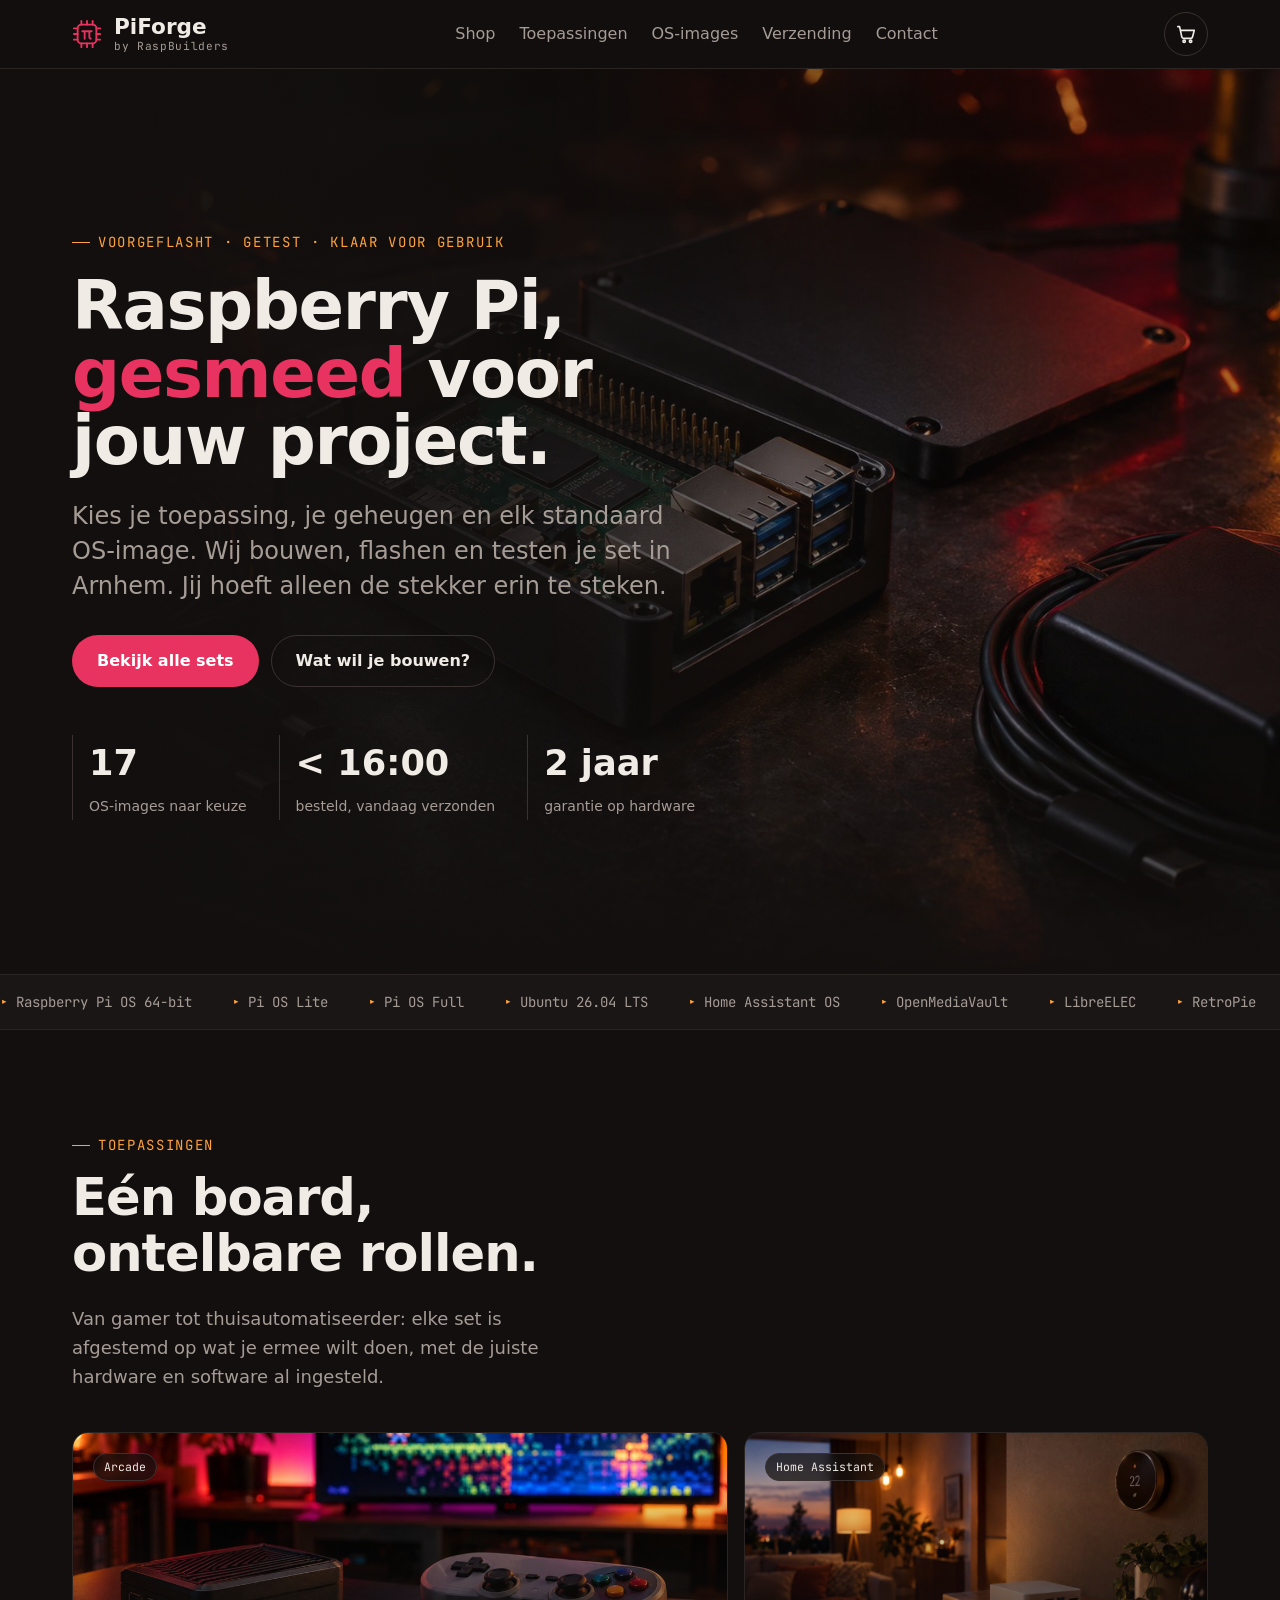
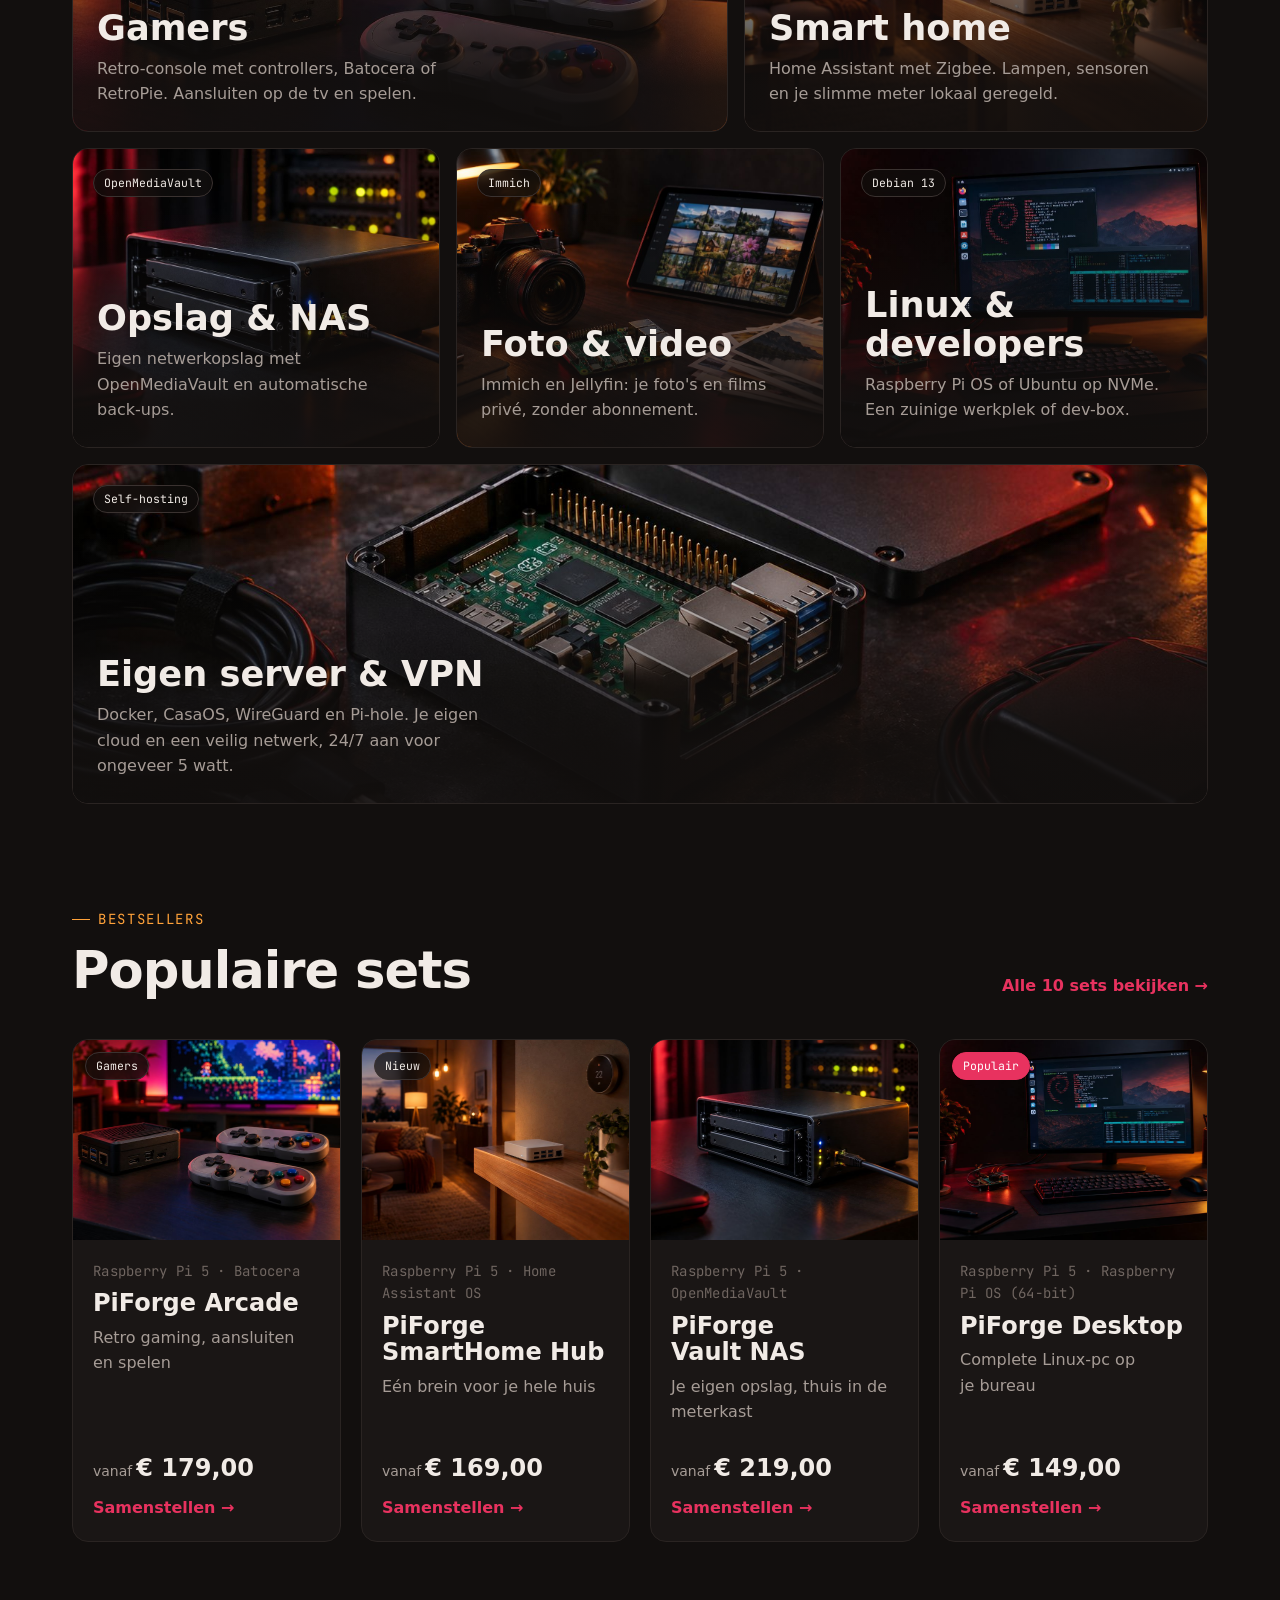
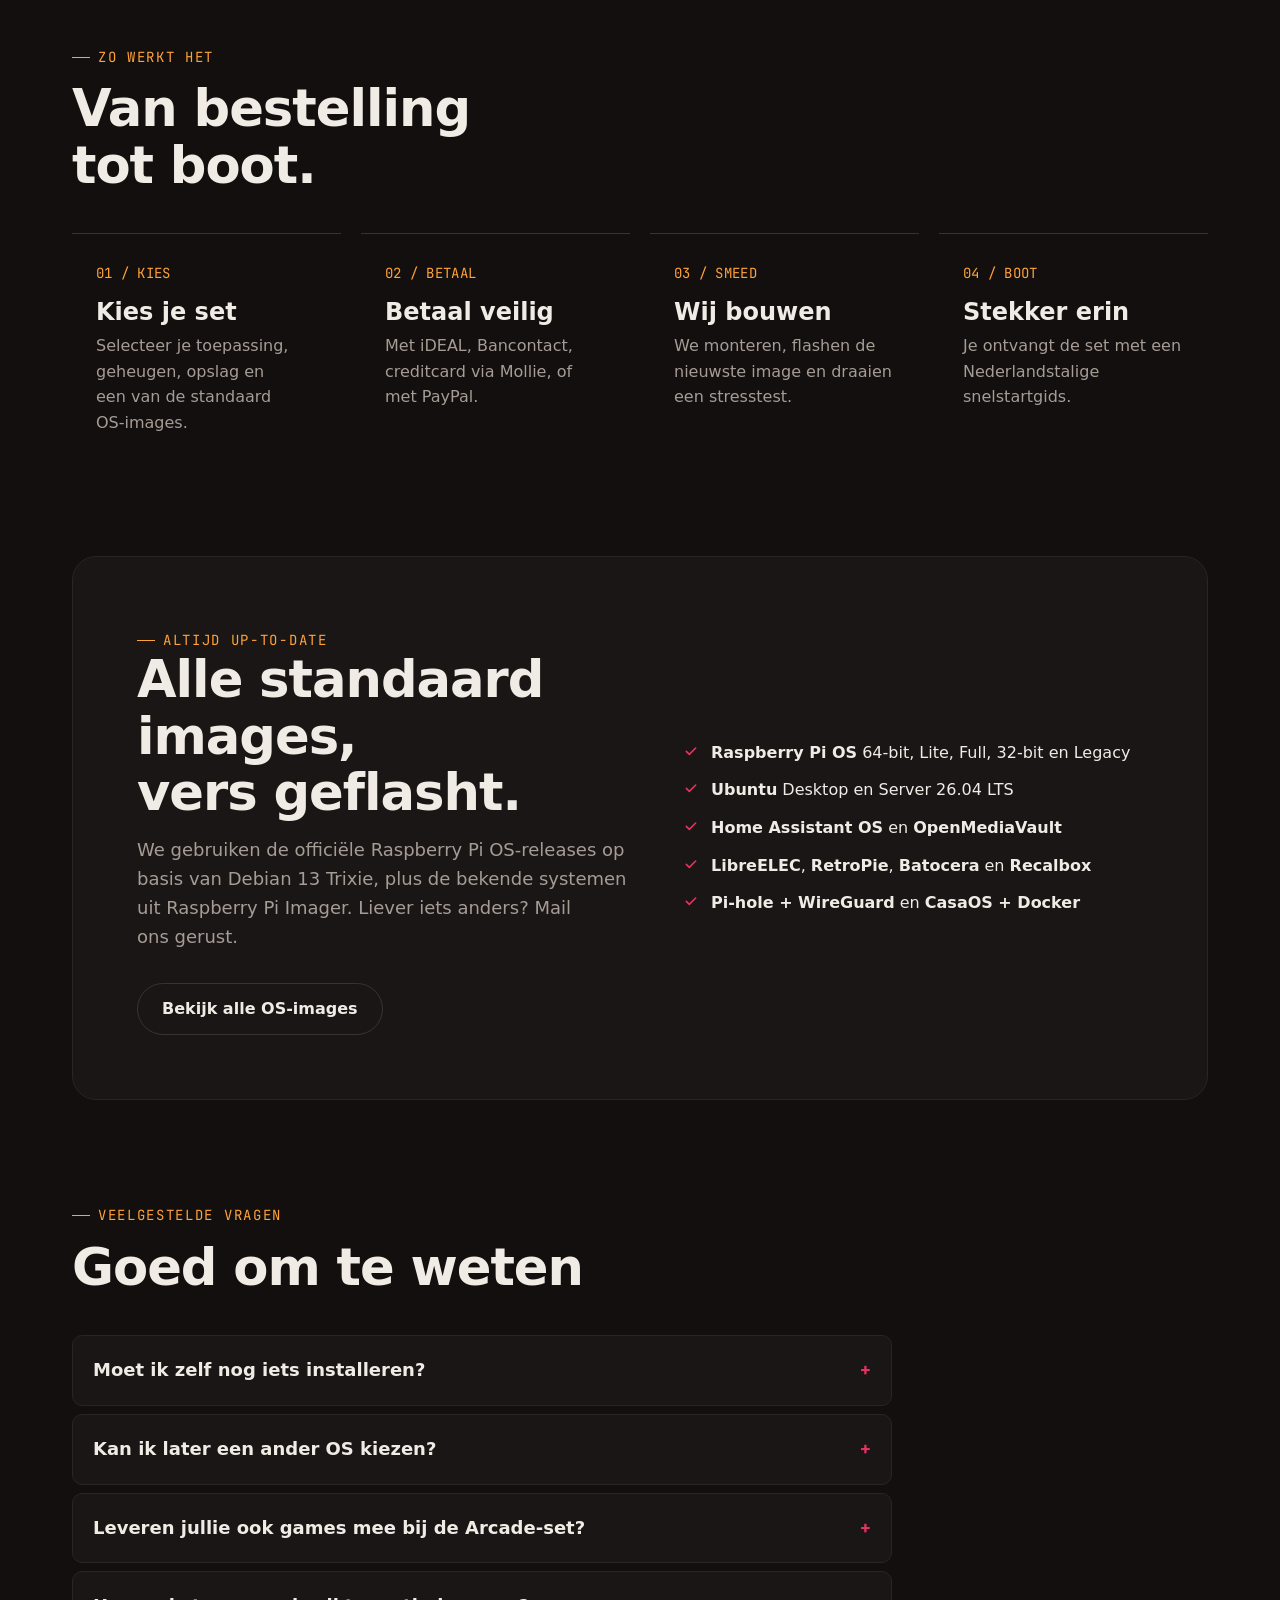
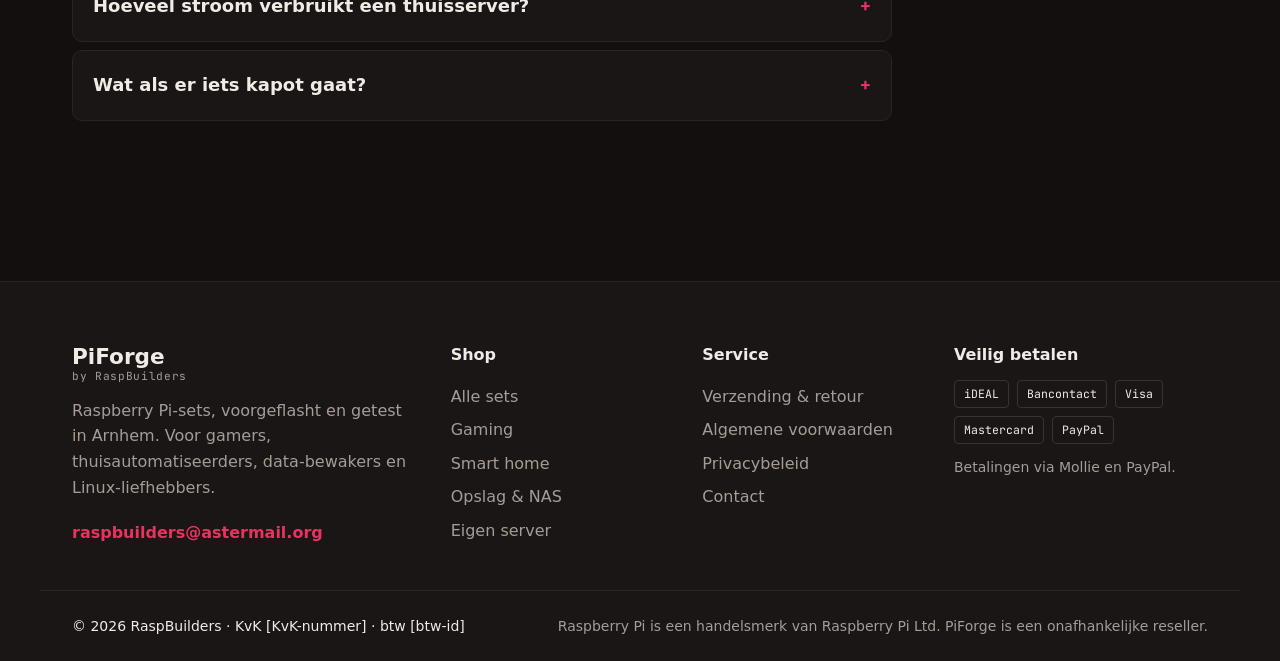
<file: index.html>
<!doctype html>
<html lang="nl" data-theme="dark">
<head>
  <meta charset="utf-8" />
  <meta name="viewport" content="width=device-width, initial-scale=1" />
  <title>PiForge — Raspberry Pi kant-en-klaar voor gaming, smart home, NAS en server</title>
  <meta name="description" content="PiForge door RaspBuilders: voorgeconfigureerde Raspberry Pi-sets met elk standaard image. Gaming, smart home, NAS, eigen server, Linux-desktop, foto-opslag en VPN. Betalen met iDEAL, Bancontact, creditcard of PayPal." />
  <meta name="theme-color" content="#120f0e" />
  <link rel="icon" href="assets/img/favicon.svg" type="image/svg+xml" />
  <meta property="og:title" content="PiForge — Raspberry Pi, gesmeed voor jouw project" />
  <meta property="og:description" content="Voorgeconfigureerde Raspberry Pi-sets, getest en klaar voor gebruik." />
  <meta property="og:image" content="assets/img/hero.jpg" />
  <link rel="preconnect" href="https://api.fontshare.com" />
  <link href="https://api.fontshare.com/v2/css?f[]=cabinet-grotesk@500,700,800&f[]=general-sans@400,500,600,700&display=swap" rel="stylesheet" />
  <link rel="preconnect" href="https://fonts.googleapis.com" />
  <link rel="preconnect" href="https://fonts.gstatic.com" crossorigin />
  <link href="https://fonts.googleapis.com/css2?family=JetBrains+Mono:wght@400;500&display=swap" rel="stylesheet" />
  <link rel="stylesheet" href="assets/css/style.css" />
</head>
<body>
  <a class="skip" href="#main">Naar inhoud</a>

  <header class="site-header" id="top">
    <div class="wrap header-inner">
      <a href="#/" class="logo" aria-label="PiForge, naar de homepage">
        <svg viewBox="0 0 32 32" width="30" height="30" aria-hidden="true" fill="none" stroke="currentColor" stroke-width="2" stroke-linecap="round" stroke-linejoin="round">
          <rect x="6" y="6" width="20" height="20" rx="4" />
          <path d="M10 2v4M16 2v4M22 2v4M10 26v4M16 26v4M22 26v4M2 10h4M2 16h4M2 22h4M26 10h4M26 16h4M26 22h4" />
          <path d="M11 13h10M13.5 13v8M18.5 13v6.5c0 1 .6 1.5 1.5 1.5" />
        </svg>
        <span class="logo-text">PiForge<small>by RaspBuilders</small></span>
      </a>
      <nav class="main-nav" aria-label="Hoofdmenu">
        <a href="#/shop">Shop</a>
        <a href="#/doelgroepen">Toepassingen</a>
        <a href="#/images">OS-images</a>
        <a href="#/verzending">Verzending</a>
        <a href="#/contact">Contact</a>
      </nav>
      <div class="header-actions">
        <a href="#/winkelwagen" class="cart-btn" aria-label="Winkelwagen">
          <svg viewBox="0 0 24 24" width="22" height="22" fill="none" stroke="currentColor" stroke-width="1.8" stroke-linecap="round" stroke-linejoin="round" aria-hidden="true"><path d="M3 4h2l2.4 11.2a2 2 0 0 0 2 1.6h7.7a2 2 0 0 0 2-1.5L21 8H6.2"/><circle cx="10" cy="20" r="1.3"/><circle cx="17" cy="20" r="1.3"/></svg>
          <span class="cart-count" data-cart-count>0</span>
        </a>
        <button class="menu-btn" aria-label="Menu openen" aria-expanded="false" data-menu-btn>
          <svg viewBox="0 0 24 24" width="24" height="24" fill="none" stroke="currentColor" stroke-width="1.8" stroke-linecap="round"><path d="M4 7h16M4 12h16M4 17h16"/></svg>
        </button>
      </div>
    </div>
    <nav class="mobile-nav" aria-label="Mobiel menu" data-mobile-nav hidden>
      <a href="#/shop">Shop</a>
      <a href="#/doelgroepen">Toepassingen</a>
      <a href="#/images">OS-images</a>
      <a href="#/verzending">Verzending &amp; retour</a>
      <a href="#/voorwaarden">Algemene voorwaarden</a>
      <a href="#/contact">Contact</a>
    </nav>
  </header>

  <main id="main" tabindex="-1"></main>

  <footer class="site-footer">
    <div class="wrap footer-grid">
      <div class="footer-brand">
        <p class="logo-text">PiForge<small>by RaspBuilders</small></p>
        <p class="muted">Raspberry Pi-sets, voorgeflasht en getest in Arnhem. Voor gamers, thuisautomatiseerders, data-bewakers en Linux-liefhebbers.</p>
        <p><a href="mailto:raspbuilders@astermail.org" class="mail-link" data-email>raspbuilders@astermail.org</a></p>
      </div>
      <div>
        <h4>Shop</h4>
        <a href="#/shop">Alle sets</a>
        <a href="#/shop?doel=gaming">Gaming</a>
        <a href="#/shop?doel=smarthome">Smart home</a>
        <a href="#/shop?doel=opslag">Opslag &amp; NAS</a>
        <a href="#/shop?doel=server">Eigen server</a>
      </div>
      <div>
        <h4>Service</h4>
        <a href="#/verzending">Verzending &amp; retour</a>
        <a href="#/voorwaarden">Algemene voorwaarden</a>
        <a href="#/privacy">Privacybeleid</a>
        <a href="#/contact">Contact</a>
      </div>
      <div>
        <h4>Veilig betalen</h4>
        <div class="pay-badges" aria-label="Betaalmethoden">
          <span>iDEAL</span><span>Bancontact</span><span>Visa</span><span>Mastercard</span><span>PayPal</span>
        </div>
        <p class="muted small">Betalingen via Mollie en PayPal.</p>
      </div>
    </div>
    <div class="wrap footer-bottom">
      <span>&copy; <span data-year></span> RaspBuilders &middot; <span data-kvk></span></span>
      <span class="muted">Raspberry Pi is een handelsmerk van Raspberry Pi Ltd. PiForge is een onafhankelijke reseller.</span>
    </div>
  </footer>

  <div class="toast" role="status" aria-live="polite" data-toast></div>

  <script src="assets/js/config.js"></script>
  <script src="assets/js/app.js"></script>
</body>
</html>
</file>
<file: assets/css/style.css>
/* PiForge — stylesheet */
:root {
  --text-xs: clamp(0.75rem, 0.7rem + 0.25vw, 0.875rem);
  --text-sm: clamp(0.875rem, 0.8rem + 0.35vw, 1rem);
  --text-base: clamp(1rem, 0.95rem + 0.25vw, 1.125rem);
  --text-lg: clamp(1.125rem, 1rem + 0.75vw, 1.5rem);
  --text-xl: clamp(1.5rem, 1.2rem + 1.25vw, 2.25rem);
  --text-2xl: clamp(2rem, 1.2rem + 2.5vw, 3.5rem);
  --text-3xl: clamp(2.5rem, 1rem + 4vw, 5rem);

  --space-1: .25rem; --space-2: .5rem; --space-3: .75rem; --space-4: 1rem; --space-5: 1.25rem;
  --space-6: 1.5rem; --space-8: 2rem; --space-10: 2.5rem; --space-12: 3rem; --space-16: 4rem;
  --space-20: 5rem; --space-24: 6rem;

  --color-bg: #120f0e;
  --color-surface: #1a1615;
  --color-surface-2: #221d1b;
  --color-surface-3: #2b2523;
  --color-border: #3a3230;
  --color-divider: #2a2422;
  --color-text: #f1ebe6;
  --color-text-muted: #a69c96;
  --color-text-faint: #6f6560;
  --color-primary: #e8325f;        /* raspberry */
  --color-primary-hover: #ff4a75;
  --color-primary-soft: rgba(232, 50, 95, .14);
  --color-ember: #ffa23a;          /* sparks, sparingly */
  --color-success: #5fbf7a;
  --color-error: #ff6b6b;

  --radius-sm: .375rem; --radius-md: .625rem; --radius-lg: 1rem; --radius-xl: 1.5rem; --radius-full: 999px;
  --shadow-lg: 0 20px 50px rgba(0,0,0,.45);
  --t: 180ms cubic-bezier(.16,1,.3,1);

  --font-display: 'Cabinet Grotesk', 'General Sans', system-ui, sans-serif;
  --font-body: 'General Sans', 'Inter', system-ui, sans-serif;
  --font-mono: 'JetBrains Mono', ui-monospace, monospace;
  --wrap: 1200px;
}

*, *::before, *::after { box-sizing: border-box; }
html { -webkit-text-size-adjust: 100%; scroll-behavior: smooth; }
body {
  margin: 0; background: var(--color-bg); color: var(--color-text);
  font-family: var(--font-body); font-size: var(--text-base); line-height: 1.6;
  -webkit-font-smoothing: antialiased; overflow-x: hidden;
}
img { max-width: 100%; display: block; height: auto; }
a { color: inherit; text-decoration: none; }
button, input, select, textarea { font: inherit; color: inherit; }
h1, h2, h3, h4 { margin: 0; line-height: 1.1; font-weight: 700; text-wrap: balance; }
h1, h2 { font-family: var(--font-display); letter-spacing: -0.02em; }
p { margin: 0; text-wrap: pretty; }
:focus-visible { outline: 2px solid var(--color-primary); outline-offset: 3px; border-radius: 4px; }
.skip { position: absolute; left: -999px; top: 0; background: var(--color-primary); padding: var(--space-2) var(--space-4); z-index: 100; }
.skip:focus { left: var(--space-4); }
.wrap { width: 100%; max-width: var(--wrap); margin-inline: auto; padding-inline: clamp(var(--space-4), 4vw, var(--space-8)); }
.muted { color: var(--color-text-muted); }
.small { font-size: var(--text-xs); }
.mono { font-family: var(--font-mono); font-size: var(--text-xs); letter-spacing: .02em; }
.eyebrow { font-family: var(--font-mono); font-size: var(--text-xs); color: var(--color-ember); text-transform: uppercase; letter-spacing: .12em; display: inline-flex; align-items: center; gap: var(--space-2); }
.eyebrow::before { content: ""; width: 18px; height: 1px; background: currentColor; }
main { min-height: 60vh; outline: none; }

/* Header */
.site-header { position: sticky; top: 0; z-index: 50; background: rgba(18,15,14,.82); backdrop-filter: blur(14px); border-bottom: 1px solid var(--color-divider); }
.header-inner { display: flex; align-items: center; justify-content: space-between; gap: var(--space-6); height: 68px; }
.logo { display: flex; align-items: center; gap: var(--space-3); color: var(--color-primary); }
.logo-text { font-family: var(--font-display); font-weight: 800; font-size: 1.35rem; color: var(--color-text); line-height: 1; display: flex; flex-direction: column; margin: 0; }
.logo-text small { font-family: var(--font-mono); font-weight: 400; font-size: .7rem; color: var(--color-text-muted); letter-spacing: .06em; margin-top: 3px; }
.main-nav { display: flex; gap: var(--space-6); font-size: var(--text-sm); }
.main-nav a { color: var(--color-text-muted); transition: color var(--t); padding-block: var(--space-2); }
.main-nav a:hover, .main-nav a.active { color: var(--color-text); }
.header-actions { display: flex; align-items: center; gap: var(--space-2); }
.cart-btn, .menu-btn { position: relative; display: grid; place-items: center; width: 44px; height: 44px; border-radius: var(--radius-full); background: transparent; border: 1px solid var(--color-border); cursor: pointer; transition: border-color var(--t), background var(--t); }
.cart-btn:hover, .menu-btn:hover { border-color: var(--color-primary); background: var(--color-primary-soft); }
.cart-count { position: absolute; top: -4px; right: -4px; min-width: 20px; height: 20px; padding: 0 5px; border-radius: 10px; background: var(--color-primary); color: #fff; font-size: .72rem; font-weight: 700; display: grid; place-items: center; font-variant-numeric: tabular-nums; }
.cart-count[data-zero="true"] { display: none; }
.menu-btn { display: none; }
.mobile-nav { display: flex; flex-direction: column; padding: var(--space-2) var(--space-4) var(--space-6); border-top: 1px solid var(--color-divider); }
.mobile-nav[hidden] { display: none; }
.mobile-nav a { padding: var(--space-3) 0; border-bottom: 1px solid var(--color-divider); font-size: var(--text-base); }
@media (max-width: 860px) { .main-nav { display: none; } .menu-btn { display: grid; } }

/* Buttons */
.btn { display: inline-flex; align-items: center; justify-content: center; gap: var(--space-2); padding: var(--space-3) var(--space-6); min-height: 48px; border-radius: var(--radius-full); font-weight: 700; font-size: var(--text-sm); border: 1px solid transparent; cursor: pointer; transition: background var(--t), border-color var(--t), transform var(--t), color var(--t); white-space: nowrap; }
.btn:active { transform: translateY(1px); }
.btn-primary { background: var(--color-primary); color: #fff; }
.btn-primary:hover { background: var(--color-primary-hover); }
.btn-ghost { border-color: var(--color-border); background: transparent; color: var(--color-text); }
.btn-ghost:hover { border-color: var(--color-text-muted); background: var(--color-surface-2); }
.btn-block { width: 100%; }
.btn[disabled] { opacity: .5; cursor: not-allowed; }
.link-arrow { white-space: nowrap; color: var(--color-primary); font-weight: 700; font-size: var(--text-sm); display: inline-flex; gap: var(--space-2); align-items: center; }
.link-arrow:hover { color: var(--color-primary-hover); }

/* Sections */
.section { padding-block: clamp(var(--space-12), 8vw, var(--space-24)); }
.section-head { display: flex; justify-content: space-between; align-items: end; gap: var(--space-6); margin-bottom: var(--space-10); flex-wrap: wrap; }
.section-head h2 { font-size: var(--text-2xl); max-width: 18ch; margin-top: var(--space-3); }
.section-head p { max-width: 46ch; color: var(--color-text-muted); }
.page-head { padding-block: var(--space-16) var(--space-8); border-bottom: 1px solid var(--color-divider); }
.page-head h1 { font-size: var(--text-2xl); margin-top: var(--space-3); max-width: 22ch; }
.page-head p { color: var(--color-text-muted); max-width: 60ch; margin-top: var(--space-4); }

/* Hero */
.hero { position: relative; overflow: hidden; border-bottom: 1px solid var(--color-divider); }
.hero-media { position: absolute; inset: 0; }
.hero-media img { width: 100%; height: 100%; object-fit: cover; object-position: 70% center; opacity: .78; }
.hero-media::after { content: ""; position: absolute; inset: 0; background: linear-gradient(90deg, var(--color-bg) 8%, rgba(18,15,14,.86) 38%, rgba(18,15,14,.2) 75%), linear-gradient(0deg, var(--color-bg), transparent 30%); }
.hero-inner { position: relative; padding-block: clamp(var(--space-16), 12vw, 10rem); max-width: var(--wrap); }
.hero h1 { font-size: var(--text-3xl); max-width: 13ch; line-height: 1; margin-top: var(--space-5); }
.hero h1 em { font-style: normal; color: var(--color-primary); }
.hero p.lead { font-size: var(--text-lg); color: var(--color-text-muted); max-width: 40ch; margin-top: var(--space-6); line-height: 1.45; }
.hero-cta { display: flex; gap: var(--space-3); flex-wrap: wrap; margin-top: var(--space-8); }
.hero-stats { display: flex; gap: var(--space-8); margin-top: var(--space-12); flex-wrap: wrap; }
.hero-stats div { border-left: 1px solid var(--color-border); padding-left: var(--space-4); }
.hero-stats strong { display: block; font-family: var(--font-display); font-size: var(--text-xl); }
.hero-stats span { font-size: var(--text-xs); color: var(--color-text-muted); }

/* Ticker */
.ticker { border-bottom: 1px solid var(--color-divider); overflow: hidden; background: var(--color-surface); }
.ticker-track { display: flex; gap: var(--space-10); padding-block: var(--space-4); white-space: nowrap; animation: tick 40s linear infinite; width: max-content; }
.ticker-track span { font-family: var(--font-mono); font-size: var(--text-xs); color: var(--color-text-muted); }
.ticker-track span b { color: var(--color-ember); font-weight: 500; margin-right: var(--space-2); }
@keyframes tick { to { transform: translateX(-50%); } }
@media (prefers-reduced-motion: reduce) { .ticker-track { animation: none; } html { scroll-behavior: auto; } }

/* Audience grid */
.aud-grid { display: grid; grid-template-columns: repeat(12, 1fr); gap: var(--space-4); }
.aud-card { position: relative; border-radius: var(--radius-lg); overflow: hidden; min-height: 300px; display: flex; flex-direction: column; justify-content: flex-end; padding: var(--space-6); background: var(--color-surface); border: 1px solid var(--color-divider); isolation: isolate; transition: border-color var(--t); }
.aud-card:hover { border-color: var(--color-primary); }
.aud-card img { position: absolute; inset: 0; width: 100%; height: 100%; object-fit: cover; z-index: -2; transition: transform 600ms cubic-bezier(.16,1,.3,1); }
.aud-card:hover img { transform: scale(1.04); }
.aud-card::after { content: ""; position: absolute; inset: 0; z-index: -1; background: linear-gradient(180deg, rgba(18,15,14,0) 20%, rgba(18,15,14,.92) 85%); }
.aud-card h3 { font-family: var(--font-display); font-size: var(--text-xl); }
.aud-card p { color: var(--color-text-muted); font-size: var(--text-sm); margin-top: var(--space-2); max-width: 38ch; }
.aud-card .tag { position: absolute; top: var(--space-5); left: var(--space-5); }
.aud-card.span-7 { grid-column: span 7; } .aud-card.span-5 { grid-column: span 5; }
.aud-card.span-4 { grid-column: span 4; } .aud-card.span-12 { grid-column: span 12; min-height: 340px; } .aud-card.span-8 { grid-column: span 8; }
@media (max-width: 860px) { .aud-card[class*="span-"] { grid-column: span 12; min-height: 260px; } }

.tag { display: inline-flex; align-items: center; gap: var(--space-1); font-family: var(--font-mono); font-size: .72rem; padding: 4px 10px; border-radius: var(--radius-full); background: rgba(18,15,14,.7); border: 1px solid var(--color-border); color: var(--color-text); backdrop-filter: blur(6px); }
.tag.hot { background: var(--color-primary); border-color: var(--color-primary); color: #fff; }

/* Mini audience chips */
.chip-row { display: flex; flex-wrap: wrap; gap: var(--space-2); }
.chip { padding: var(--space-2) var(--space-4); border-radius: var(--radius-full); border: 1px solid var(--color-border); font-size: var(--text-sm); color: var(--color-text-muted); background: transparent; cursor: pointer; transition: all var(--t); min-height: 40px; }
.chip:hover { color: var(--color-text); border-color: var(--color-text-muted); }
.chip[aria-pressed="true"] { background: var(--color-text); color: var(--color-bg); border-color: var(--color-text); }

/* Product grid */
.prod-grid { display: grid; grid-template-columns: repeat(auto-fill, minmax(250px, 1fr)); gap: var(--space-5); }
.prod-card { display: flex; flex-direction: column; background: var(--color-surface); border: 1px solid var(--color-divider); border-radius: var(--radius-lg); overflow: hidden; transition: border-color var(--t), transform var(--t); }
.prod-card:hover { border-color: var(--color-border); transform: translateY(-3px); }
.prod-media { position: relative; aspect-ratio: 4/3; overflow: hidden; background: var(--color-surface-2); }
.prod-media img { width: 100%; height: 100%; object-fit: cover; }
.prod-media .tag { position: absolute; top: var(--space-3); left: var(--space-3); }
.prod-body { padding: var(--space-5); display: flex; flex-direction: column; gap: var(--space-2); flex: 1; }
.prod-body .mono { color: var(--color-text-faint); }
.prod-body h3 { font-size: var(--text-lg); }
.prod-body p { color: var(--color-text-muted); font-size: var(--text-sm); }
.prod-foot { display: flex; flex-wrap: wrap; gap: var(--space-2); justify-content: space-between; align-items: center; margin-top: auto; padding-top: var(--space-4); }
.price { font-family: var(--font-display); font-weight: 800; font-size: var(--text-lg); font-variant-numeric: tabular-nums; }
.price small { font-family: var(--font-body); font-weight: 500; font-size: var(--text-xs); color: var(--color-text-muted); margin-right: 4px; }

/* Steps */
.steps { display: grid; grid-template-columns: repeat(4, 1fr); gap: var(--space-5); counter-reset: s; }
.step { padding: var(--space-6); border-top: 1px solid var(--color-border); }
.step .mono { color: var(--color-ember); }
.step h3 { font-size: var(--text-lg); margin-top: var(--space-3); }
.step p { color: var(--color-text-muted); font-size: var(--text-sm); margin-top: var(--space-2); }
@media (max-width: 860px) { .steps { grid-template-columns: 1fr 1fr; } }
@media (max-width: 520px) { .steps { grid-template-columns: 1fr; } }

/* OS list */
.os-grid { display: grid; grid-template-columns: repeat(auto-fill, minmax(260px, 1fr)); gap: var(--space-3); }
.os-item { padding: var(--space-5); border: 1px solid var(--color-divider); border-radius: var(--radius-md); background: var(--color-surface); }
.os-item h3 { font-size: var(--text-base); }
.os-item p { color: var(--color-text-muted); font-size: var(--text-sm); margin-top: var(--space-2); }
.os-item .mono { color: var(--color-ember); }
.os-group-title { font-family: var(--font-mono); font-size: var(--text-xs); text-transform: uppercase; letter-spacing: .1em; color: var(--color-text-muted); margin: var(--space-10) 0 var(--space-4); }

/* Banner */
.banner { display: grid; grid-template-columns: 1.1fr 1fr; gap: var(--space-10); align-items: center; padding: clamp(var(--space-8), 5vw, var(--space-16)); background: var(--color-surface); border: 1px solid var(--color-divider); border-radius: var(--radius-xl); }
.banner h2 { font-size: var(--text-2xl); }
.banner p { color: var(--color-text-muted); margin-top: var(--space-4); }
.banner ul { list-style: none; padding: 0; margin: 0; display: grid; gap: var(--space-3); }
.banner li { display: flex; gap: var(--space-3); align-items: flex-start; font-size: var(--text-sm); }
.banner li svg { flex-shrink: 0; color: var(--color-primary); margin-top: 3px; }
@media (max-width: 860px) { .banner { grid-template-columns: 1fr; } }

/* Product detail */
.pdp { display: grid; grid-template-columns: 1.05fr 1fr; gap: clamp(var(--space-8), 5vw, var(--space-16)); padding-block: var(--space-10) var(--space-20); align-items: start; }
.pdp-media { position: sticky; top: 92px; border-radius: var(--radius-lg); overflow: hidden; border: 1px solid var(--color-divider); aspect-ratio: 4/3; }
.pdp-media img { width: 100%; height: 100%; object-fit: cover; }
.pdp h1 { font-size: var(--text-xl); margin-top: var(--space-3); }
.pdp .tagline { color: var(--color-text-muted); margin-top: var(--space-2); font-size: var(--text-lg); }
.pdp .summary { margin-top: var(--space-5); color: var(--color-text-muted); }
.pdp .price-big { font-family: var(--font-display); font-size: var(--text-xl); font-weight: 800; margin-top: var(--space-6); font-variant-numeric: tabular-nums; }
.pdp .price-big small { font-family: var(--font-body); font-size: var(--text-xs); color: var(--color-text-muted); font-weight: 500; margin-left: var(--space-2); }
.opt { margin-top: var(--space-6); border: 0; padding: 0; }
.opt legend, .opt > label { font-weight: 700; font-size: var(--text-sm); margin-bottom: var(--space-3); display: block; padding: 0; }
.opt-row { display: flex; flex-wrap: wrap; gap: var(--space-2); }
.opt-row input { position: absolute; opacity: 0; pointer-events: none; }
.opt-row label { padding: var(--space-2) var(--space-4); border: 1px solid var(--color-border); border-radius: var(--radius-md); cursor: pointer; font-size: var(--text-sm); min-height: 44px; display: inline-flex; flex-direction: column; justify-content: center; transition: all var(--t); }
.opt-row label span { font-size: .75rem; color: var(--color-text-muted); }
.opt-row input:checked + label { border-color: var(--color-primary); background: var(--color-primary-soft); }
.opt-row input:focus-visible + label { outline: 2px solid var(--color-primary); outline-offset: 2px; }
.select, .input, .textarea { width: 100%; min-height: 48px; padding: var(--space-3) var(--space-4); background: var(--color-surface-2); border: 1px solid var(--color-border); border-radius: var(--radius-md); font-size: var(--text-sm); transition: border-color var(--t); }
.select:focus, .input:focus, .textarea:focus { border-color: var(--color-primary); outline: none; }
.select { appearance: none; background-image: url("data:image/svg+xml,%3Csvg xmlns='http://www.w3.org/2000/svg' width='12' height='8' fill='none' stroke='%23a69c96' stroke-width='1.8'%3E%3Cpath d='M1 1l5 5 5-5'/%3E%3C/svg%3E"); background-repeat: no-repeat; background-position: right 16px center; padding-right: var(--space-10); }
.select option, .select optgroup { background: var(--color-surface-2); }
.os-note { font-size: var(--text-xs); color: var(--color-text-muted); margin-top: var(--space-2); }
.check { display: flex; gap: var(--space-3); align-items: center; font-size: var(--text-sm); margin-top: var(--space-2); cursor: pointer; }
.check input { width: 20px; height: 20px; accent-color: var(--color-primary); }
.qty { display: inline-flex; align-items: center; border: 1px solid var(--color-border); border-radius: var(--radius-full); height: 48px; }
.qty button { width: 44px; height: 100%; background: none; border: 0; cursor: pointer; font-size: 1.1rem; color: var(--color-text-muted); }
.qty button:hover { color: var(--color-text); }
.qty span { min-width: 28px; text-align: center; font-variant-numeric: tabular-nums; font-weight: 700; }
.buy-row { display: flex; gap: var(--space-3); margin-top: var(--space-8); }
.buy-row .btn { flex: 1; }
.includes { margin-top: var(--space-8); padding-top: var(--space-6); border-top: 1px solid var(--color-divider); }
.includes h2 { font-family: var(--font-body); font-size: var(--text-base); }
.includes ul { margin: var(--space-3) 0 0; padding: 0; list-style: none; display: grid; gap: var(--space-2); }
.includes li { display: flex; gap: var(--space-3); font-size: var(--text-sm); color: var(--color-text-muted); }
.includes li::before { content: "+"; color: var(--color-primary); font-family: var(--font-mono); }
.usp-mini { display: grid; grid-template-columns: repeat(3, 1fr); gap: var(--space-3); margin-top: var(--space-6); }
.usp-mini div { font-size: var(--text-xs); color: var(--color-text-muted); padding: var(--space-3); border: 1px solid var(--color-divider); border-radius: var(--radius-md); }
.usp-mini strong { display: block; color: var(--color-text); font-size: var(--text-sm); }
@media (max-width: 860px) { .pdp { grid-template-columns: 1fr; } .pdp-media { position: static; } }
@media (max-width: 420px) { .usp-mini { grid-template-columns: 1fr; } }

/* Breadcrumb */
.crumbs { font-size: var(--text-xs); color: var(--color-text-muted); padding-top: var(--space-6); display: flex; gap: var(--space-2); flex-wrap: wrap; }
.crumbs a:hover { color: var(--color-text); }

/* Cart & checkout */
.cart-layout { display: grid; grid-template-columns: 1fr 380px; gap: var(--space-10); padding-block: var(--space-10) var(--space-20); align-items: start; }
.cart-item { display: grid; grid-template-columns: 96px 1fr auto; gap: var(--space-5); padding: var(--space-5) 0; border-bottom: 1px solid var(--color-divider); align-items: start; }
.cart-item img { width: 96px; height: 72px; object-fit: cover; border-radius: var(--radius-sm); }
.cart-item h3 { font-size: var(--text-base); }
.cart-item .meta { font-size: var(--text-xs); color: var(--color-text-muted); margin-top: var(--space-1); }
.cart-item .actions { display: flex; align-items: center; gap: var(--space-4); margin-top: var(--space-3); }
.cart-item .qty { height: 40px; }
.cart-item .qty button { width: 36px; }
.remove { background: none; border: 0; color: var(--color-text-muted); font-size: var(--text-xs); cursor: pointer; text-decoration: underline; text-underline-offset: 3px; padding: var(--space-2) 0; }
.remove:hover { color: var(--color-error); }
.summary-box { position: sticky; top: 92px; padding: var(--space-6); background: var(--color-surface); border: 1px solid var(--color-divider); border-radius: var(--radius-lg); }
.summary-box h2 { font-family: var(--font-body); font-size: var(--text-lg); margin-bottom: var(--space-5); }
.sum-row { display: flex; justify-content: space-between; font-size: var(--text-sm); padding-block: var(--space-2); font-variant-numeric: tabular-nums; }
.sum-row.total { border-top: 1px solid var(--color-border); margin-top: var(--space-3); padding-top: var(--space-4); font-weight: 700; font-size: var(--text-base); }
.free-bar { margin: var(--space-4) 0; font-size: var(--text-xs); color: var(--color-text-muted); }
.free-bar .bar { height: 6px; background: var(--color-surface-3); border-radius: 3px; margin-top: var(--space-2); overflow: hidden; }
.free-bar .bar i { display: block; height: 100%; background: linear-gradient(90deg, var(--color-primary), var(--color-ember)); border-radius: 3px; transition: width 400ms ease; }
.empty { text-align: center; padding: var(--space-20) var(--space-4); }
.empty h2 { font-size: var(--text-xl); }
.empty p { color: var(--color-text-muted); margin: var(--space-3) auto var(--space-6); max-width: 40ch; }
@media (max-width: 960px) { .cart-layout { grid-template-columns: 1fr; } .summary-box { position: static; } }
@media (max-width: 480px) { .cart-item { grid-template-columns: 72px 1fr; } .cart-item img { width: 72px; height: 54px; } .cart-item .line-price { grid-column: 2; } }

.form-grid { display: grid; grid-template-columns: 1fr 1fr; gap: var(--space-4); }
.form-grid .full { grid-column: 1 / -1; }
.field label { display: block; font-size: var(--text-xs); font-weight: 700; margin-bottom: var(--space-2); color: var(--color-text-muted); }
.field .err { color: var(--color-error); font-size: var(--text-xs); margin-top: var(--space-1); display: none; }
.field.invalid .input, .field.invalid .select { border-color: var(--color-error); }
.field.invalid .err { display: block; }
@media (max-width: 560px) { .form-grid { grid-template-columns: 1fr; } }
.fieldset-title { font-size: var(--text-lg); margin: var(--space-10) 0 var(--space-5); font-family: var(--font-body); }
.fieldset-title:first-child { margin-top: 0; }
.pay-methods { display: grid; gap: var(--space-3); }
.pay-opt { display: flex; gap: var(--space-4); align-items: center; padding: var(--space-4) var(--space-5); border: 1px solid var(--color-border); border-radius: var(--radius-md); cursor: pointer; transition: all var(--t); }
.pay-opt:has(input:checked) { border-color: var(--color-primary); background: var(--color-primary-soft); }
.pay-opt input { accent-color: var(--color-primary); width: 18px; height: 18px; }
.pay-opt strong { display: block; font-size: var(--text-sm); }
.pay-opt span { font-size: var(--text-xs); color: var(--color-text-muted); }
.pay-opt .logos { margin-left: auto; display: flex; gap: var(--space-1); flex-wrap: wrap; justify-content: flex-end; }
.pay-opt .logos b { font-size: .7rem; font-family: var(--font-mono); font-weight: 500; padding: 3px 7px; border-radius: 4px; background: var(--color-surface-3); color: var(--color-text); }
.notice { padding: var(--space-4) var(--space-5); border-radius: var(--radius-md); border: 1px solid var(--color-border); background: var(--color-surface-2); font-size: var(--text-sm); color: var(--color-text-muted); margin-top: var(--space-4); }
.notice.warn { border-color: rgba(255,162,58,.4); background: rgba(255,162,58,.08); color: var(--color-text); }
.notice.ok { border-color: rgba(95,191,122,.4); background: rgba(95,191,122,.08); color: var(--color-text); }
.notice code { font-family: var(--font-mono); font-size: .8em; }
#paypal-buttons { margin-top: var(--space-4); }

/* Prose pages */
.prose-layout { display: grid; grid-template-columns: 220px 1fr; gap: var(--space-12); padding-block: var(--space-10) var(--space-20); }
.toc { position: sticky; top: 92px; align-self: start; display: grid; gap: var(--space-2); font-size: var(--text-sm); }
.toc button { all: unset; cursor: pointer; color: var(--color-text-muted); padding: var(--space-1) 0; }
.toc button:focus-visible { outline: 2px solid var(--color-primary); }
.toc button:hover { color: var(--color-text); }
.prose { max-width: 70ch; }
.prose h2 { font-family: var(--font-body); font-size: var(--text-lg); margin: var(--space-10) 0 var(--space-3); scroll-margin-top: 90px; }
.prose h2:first-child { margin-top: 0; }
.prose p, .prose li { color: var(--color-text-muted); font-size: var(--text-base); }
.prose p + p { margin-top: var(--space-3); }
.prose ul, .prose ol { padding-left: var(--space-5); display: grid; gap: var(--space-2); margin: var(--space-3) 0; }
.prose strong { color: var(--color-text); }
.prose a { color: var(--color-primary); text-decoration: underline; text-underline-offset: 3px; }
.table { width: 100%; border-collapse: collapse; margin: var(--space-4) 0; font-size: var(--text-sm); }
.table th, .table td { text-align: left; padding: var(--space-3) var(--space-3); border-bottom: 1px solid var(--color-divider); }
.table th { color: var(--color-text); font-weight: 700; }
.table td { color: var(--color-text-muted); font-variant-numeric: tabular-nums; }
.table-wrap { overflow-x: auto; }
@media (max-width: 860px) { .prose-layout { grid-template-columns: 1fr; } .toc { position: static; display: none; } }

/* Contact */
.contact-grid { display: grid; grid-template-columns: 1fr 1.3fr; gap: var(--space-12); padding-block: var(--space-10) var(--space-20); }
.contact-card { padding: var(--space-6); border: 1px solid var(--color-divider); border-radius: var(--radius-lg); background: var(--color-surface); }
.contact-card + .contact-card { margin-top: var(--space-4); }
.contact-card h3 { font-size: var(--text-base); }
.contact-card p { color: var(--color-text-muted); font-size: var(--text-sm); margin-top: var(--space-2); }
.mail-link { color: var(--color-primary); font-weight: 700; word-break: break-all; }
.textarea { min-height: 140px; resize: vertical; }
@media (max-width: 860px) { .contact-grid { grid-template-columns: 1fr; } }

/* FAQ */
.faq { display: grid; gap: var(--space-2); max-width: 820px; }
.faq details { border: 1px solid var(--color-divider); border-radius: var(--radius-md); background: var(--color-surface); }
.faq summary { padding: var(--space-5); cursor: pointer; font-weight: 700; list-style: none; display: flex; justify-content: space-between; gap: var(--space-4); }
.faq summary::-webkit-details-marker { display: none; }
.faq summary::after { content: "+"; font-family: var(--font-mono); color: var(--color-primary); }
.faq details[open] summary::after { content: "–"; }
.faq details p { padding: 0 var(--space-5) var(--space-5); color: var(--color-text-muted); font-size: var(--text-sm); }

/* Footer */
.site-footer { border-top: 1px solid var(--color-divider); background: var(--color-surface); margin-top: var(--space-16); }
.footer-grid { display: grid; grid-template-columns: 1.6fr 1fr 1fr 1.2fr; gap: var(--space-10); padding-block: var(--space-16) var(--space-10); }
.footer-grid h4 { font-size: var(--text-sm); margin-bottom: var(--space-4); }
.footer-grid a { display: block; color: var(--color-text-muted); font-size: var(--text-sm); padding-block: var(--space-1); }
.footer-grid a:hover { color: var(--color-text); }
.footer-grid a.mail-link { color: var(--color-primary); }
.footer-brand .muted { font-size: var(--text-sm); margin: var(--space-4) 0; max-width: 34ch; }
.pay-badges { display: flex; flex-wrap: wrap; gap: var(--space-2); margin-bottom: var(--space-3); }
.pay-badges span { font-family: var(--font-mono); font-size: .72rem; padding: 4px 9px; border: 1px solid var(--color-border); border-radius: 4px; }
.footer-bottom { display: flex; justify-content: space-between; gap: var(--space-4); flex-wrap: wrap; padding-block: var(--space-6); border-top: 1px solid var(--color-divider); font-size: var(--text-xs); }
@media (max-width: 860px) { .footer-grid { grid-template-columns: 1fr 1fr; } .footer-brand { grid-column: 1 / -1; } }

/* Toast */
.toast { position: fixed; bottom: var(--space-6); left: 50%; transform: translate(-50%, 140%); background: var(--color-text); color: var(--color-bg); padding: var(--space-3) var(--space-6); border-radius: var(--radius-full); font-weight: 700; font-size: var(--text-sm); z-index: 80; transition: transform 300ms cubic-bezier(.16,1,.3,1); box-shadow: var(--shadow-lg); max-width: calc(100vw - 2rem); text-align: center; }
.toast { visibility: hidden; }
.toast.show { transform: translate(-50%, 0); visibility: visible; }

.fade-in { animation: fade 400ms ease both; }
@keyframes fade { from { opacity: 0; transform: translateY(8px); } to { opacity: 1; transform: none; } }
</file>
